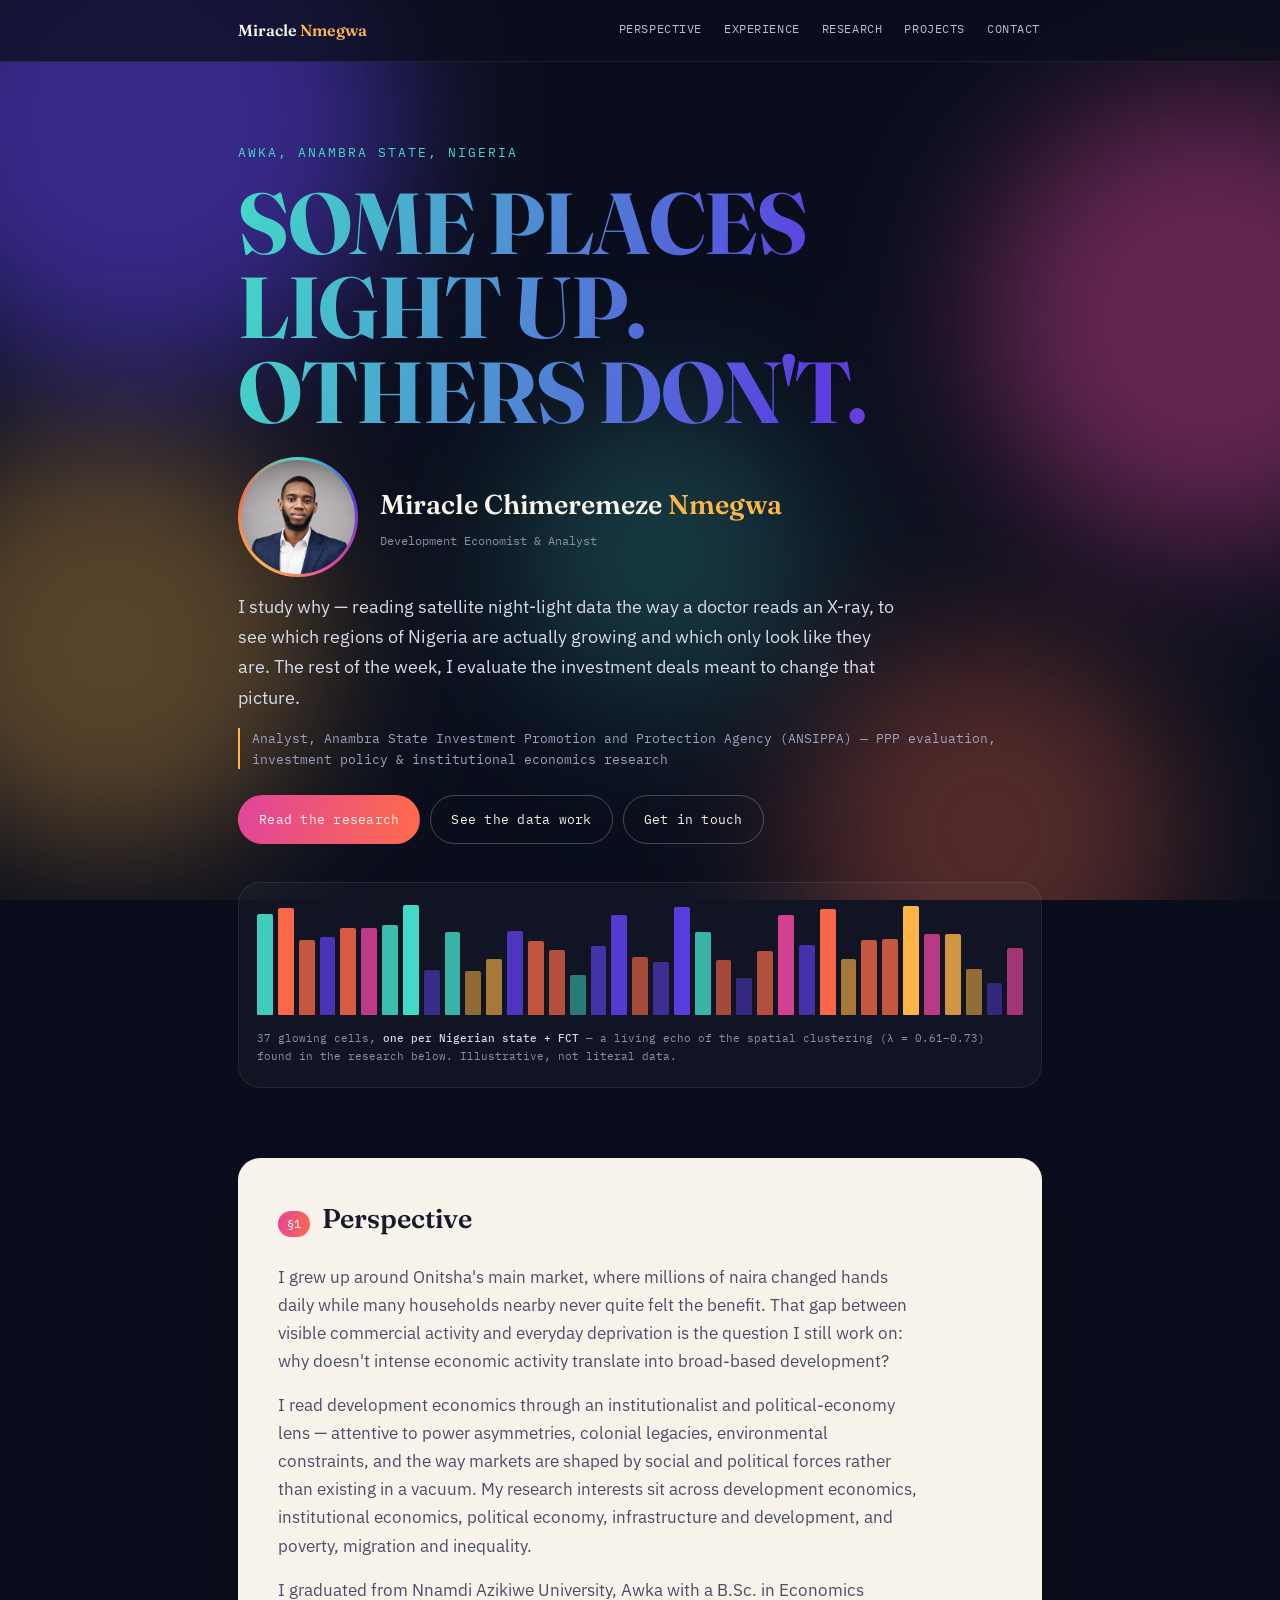
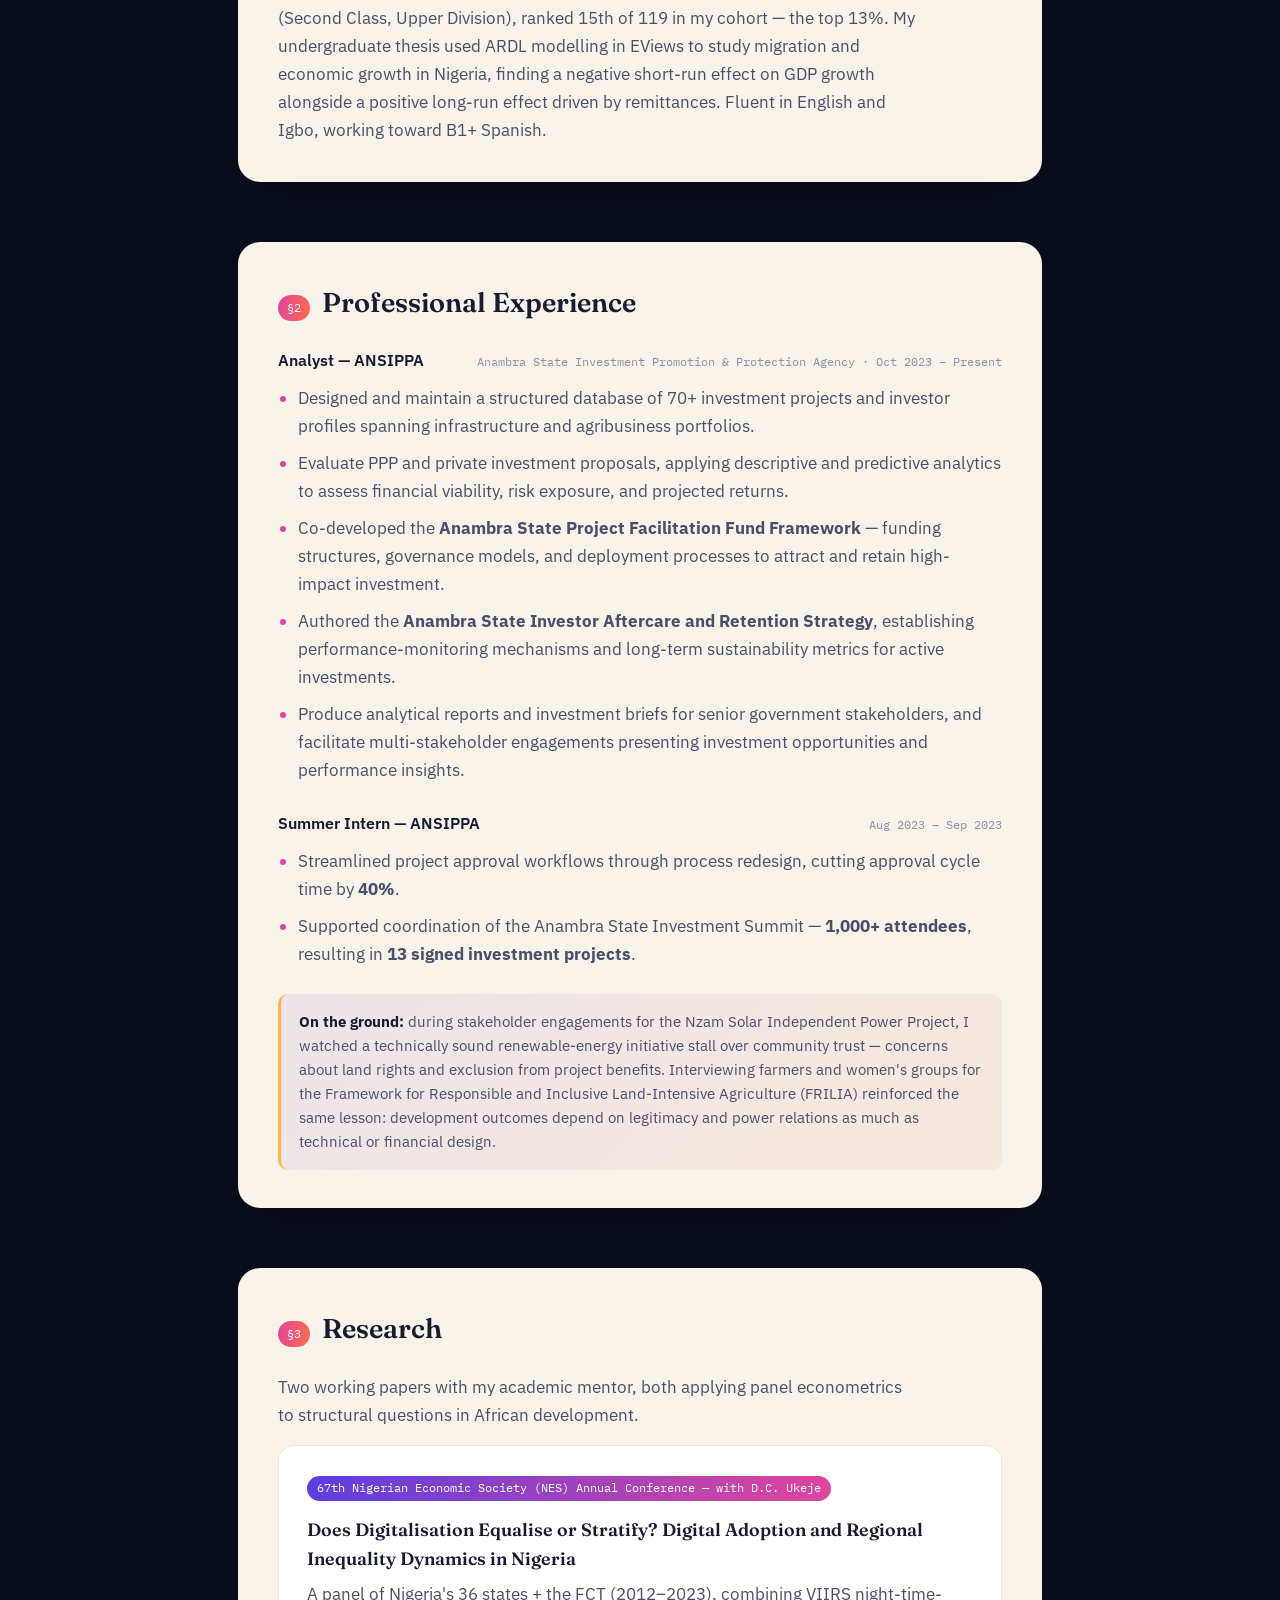
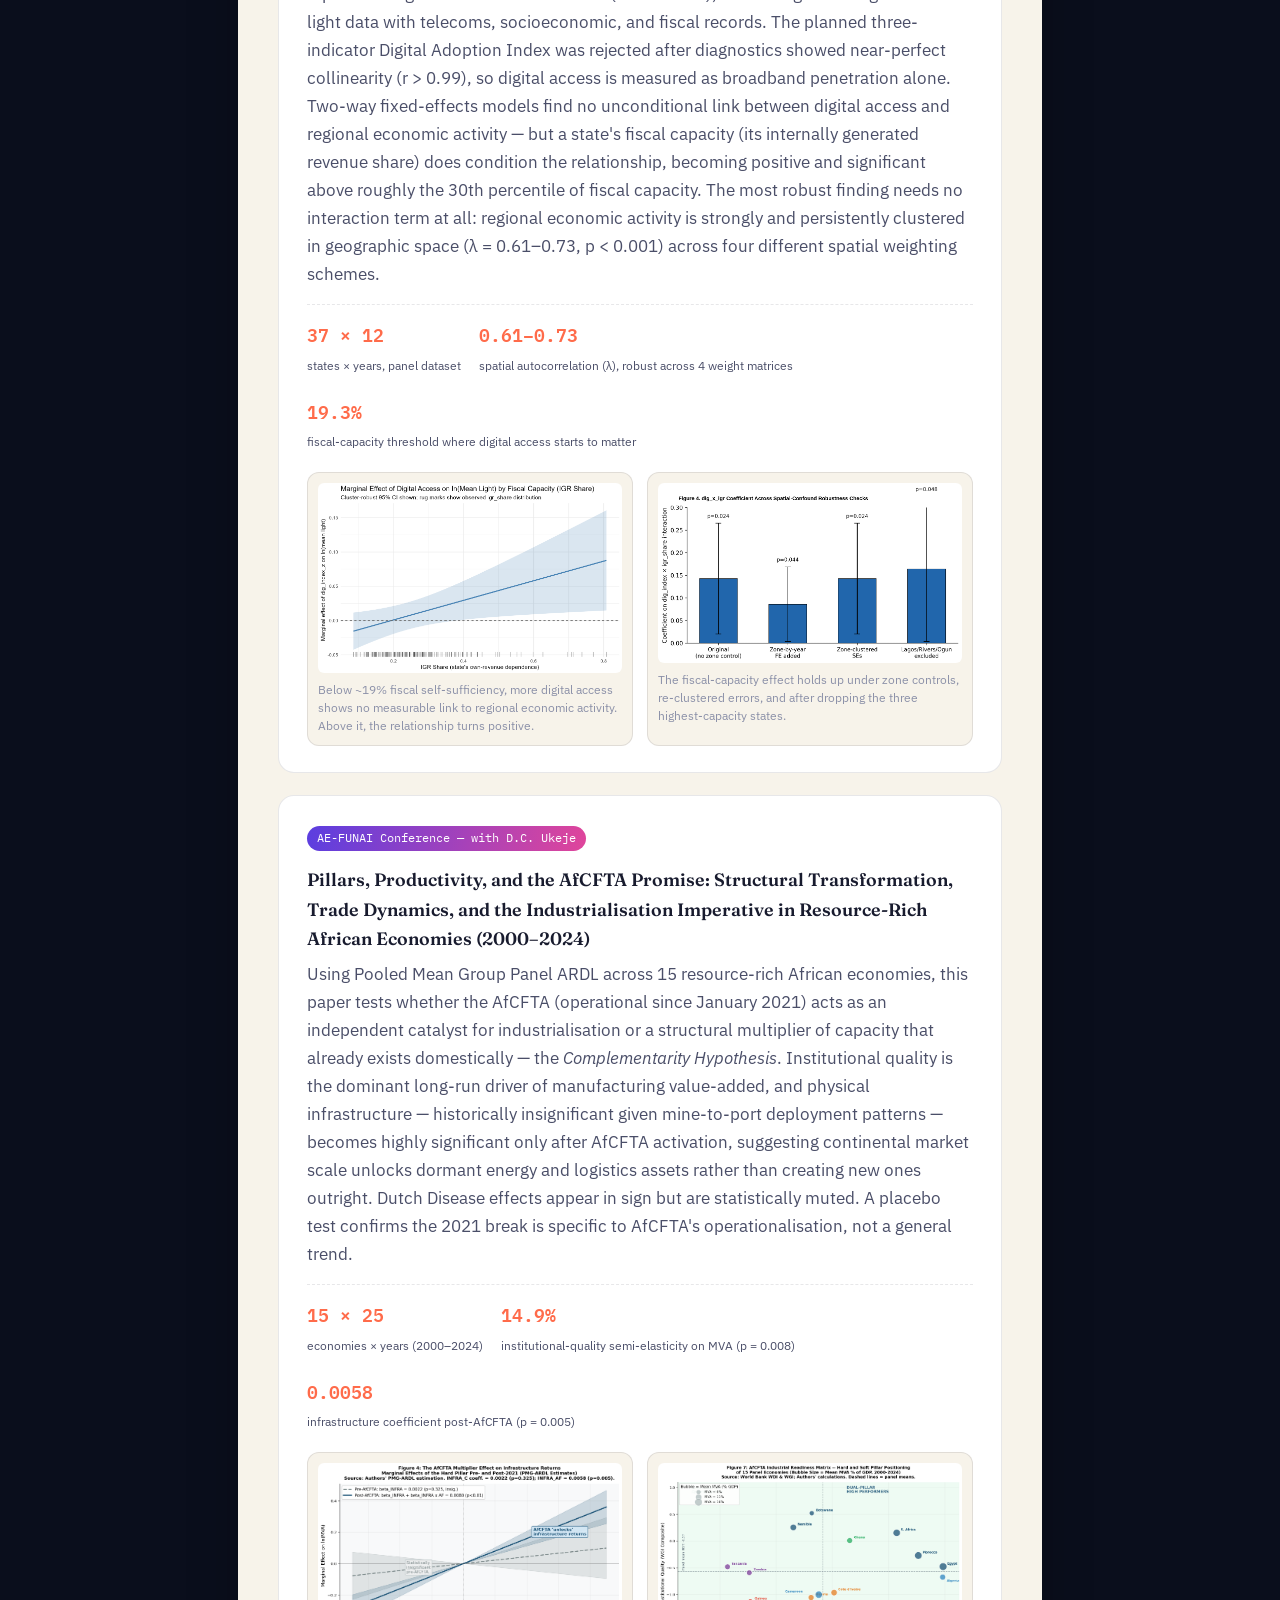
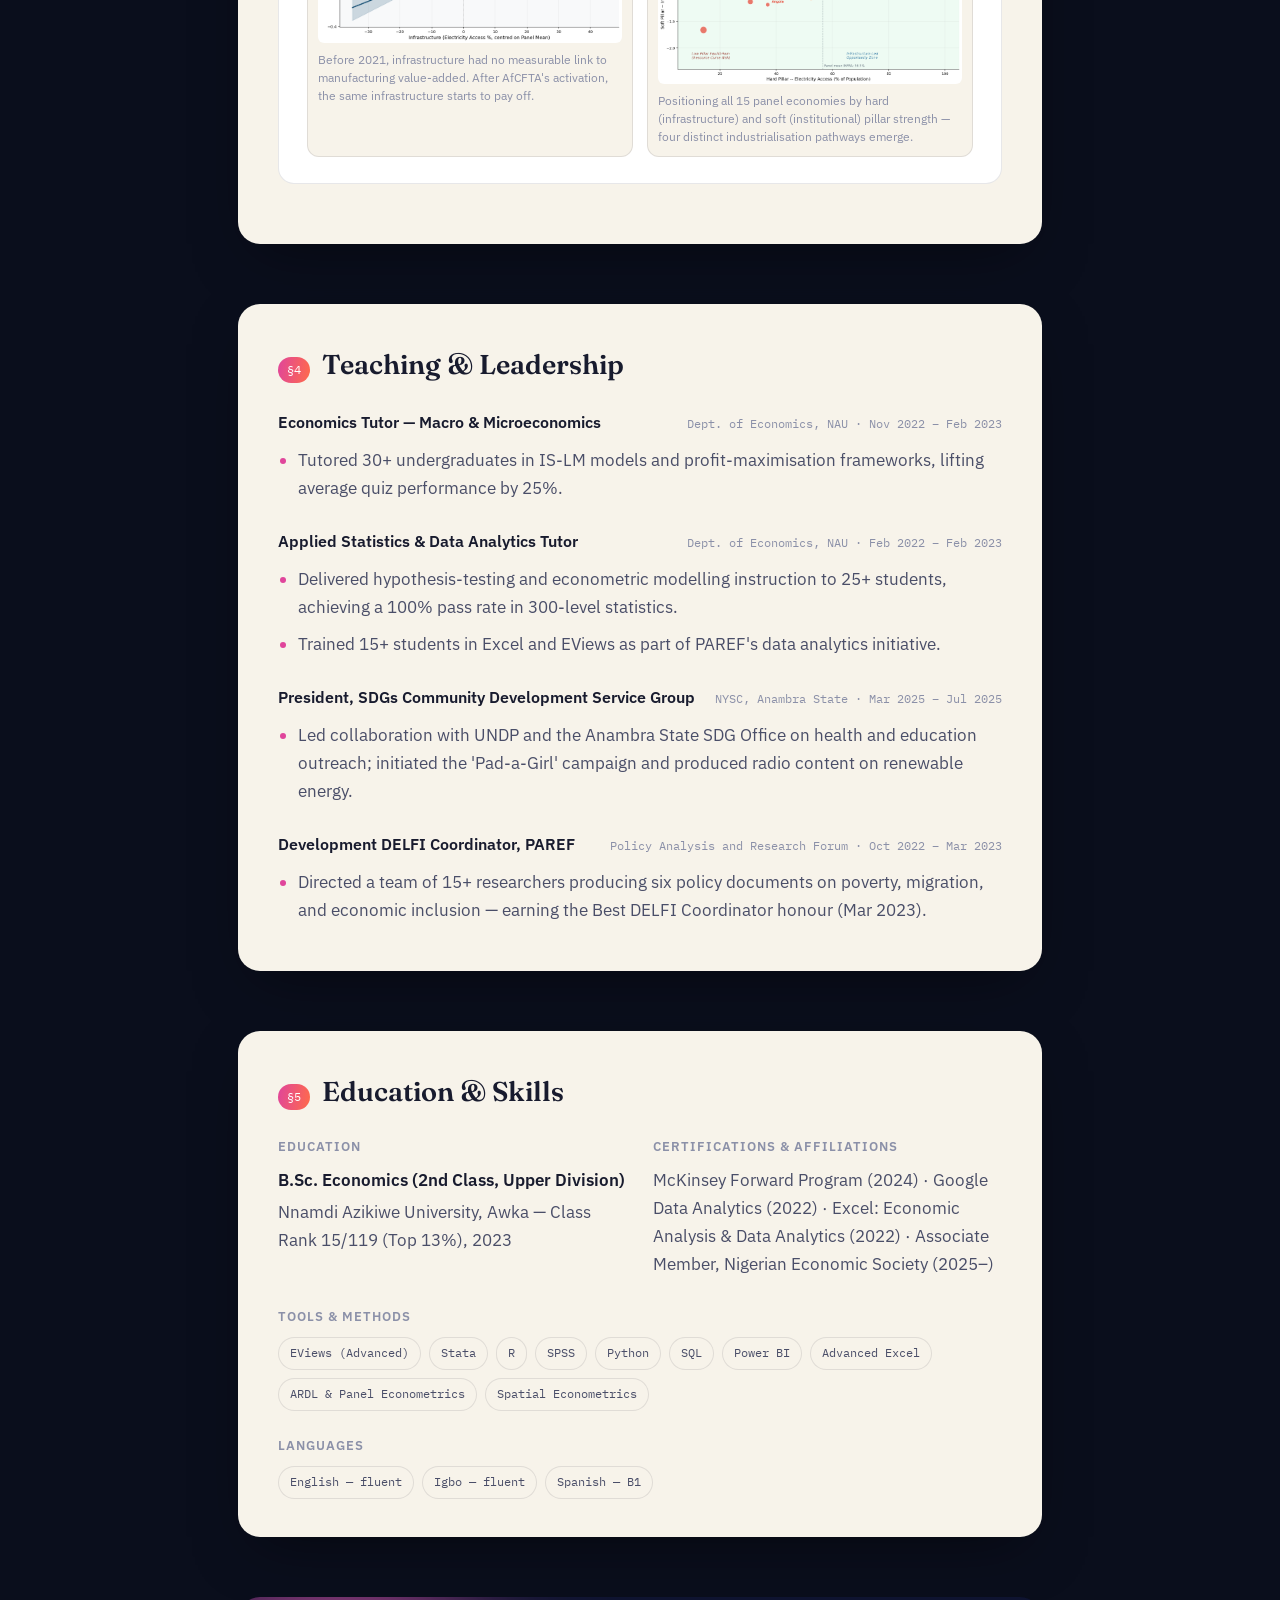
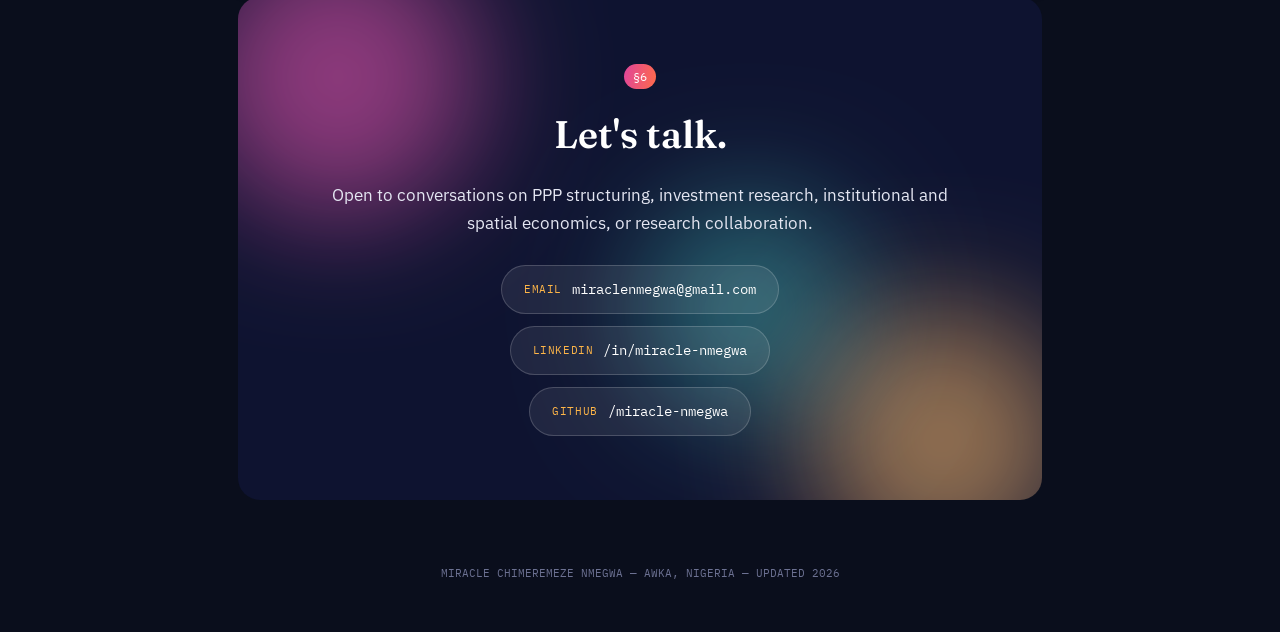
<file: index.html>
<!DOCTYPE html>
<html lang="en">
<head>
<meta charset="UTF-8">
<meta name="viewport" content="width=device-width, initial-scale=1.0">
<title>Miracle Chimeremeze Nmegwa — Development Economist</title>
<meta name="description" content="Development Economist &amp; Analyst — institutional economics, PPP evaluation, and spatial/panel econometric research in Nigeria and Sub-Saharan Africa.">
<link rel="preconnect" href="https://fonts.googleapis.com">
<link rel="preconnect" href="https://fonts.gstatic.com" crossorigin>
<link href="https://fonts.googleapis.com/css2?family=Fraunces:opsz,wght@9..144,300;9..144,500;9..144,600;9..144,700&family=IBM+Plex+Sans:wght@400;500;600&family=IBM+Plex+Mono:wght@400;500&display=swap" rel="stylesheet">
<link rel="stylesheet" href="assets/style.css">
</head>
<body>

<div class="bg-glow" aria-hidden="true">
  <div class="blob b1"></div>
  <div class="blob b2"></div>
  <div class="blob b3"></div>
  <div class="blob b4"></div>
  <div class="blob b5"></div>
</div>

<div class="page">

  <div class="topnav">
    <div class="wrap">
      <div class="brand">Miracle <span>Nmegwa</span></div>
      <nav>
        <a href="#perspective">Perspective</a>
        <a href="#experience">Experience</a>
        <a href="#research">Research</a>
        <a href="projects.html">Projects</a>
        <a href="#contact">Contact</a>
      </nav>
    </div>
  </div>

  <div class="wrap">

    <!-- HERO -->
    <section class="hero">
      <p class="eyebrow reveal">Awka, Anambra State, Nigeria</p>
      <h1 class="kinetic reveal">Some places<br>light up.<br>Others don't.</h1>
      <div class="hero-top reveal">
        <div class="avatar"><img src="assets/photo/headshot.jpg" alt="Miracle Chimeremeze Nmegwa"></div>
        <div>
          <p class="hero-name">Miracle Chimeremeze <span>Nmegwa</span></p>
          <p style="font-family:'IBM Plex Mono',monospace; font-size:12px; color:#8B90A8; margin:0;">Development Economist &amp; Analyst</p>
        </div>
      </div>
      <p class="tagline reveal">I study why — reading satellite night-light data the way a doctor reads an X-ray, to see which regions of Nigeria are actually growing and which only look like they are. The rest of the week, I evaluate the investment deals meant to change that picture.</p>
      <p class="role-line reveal">Analyst, Anambra State Investment Promotion and Protection Agency (ANSIPPA) — PPP evaluation, investment policy &amp; institutional economics research</p>

      <div class="cta-row reveal">
        <a class="btn primary" href="#research">Read the research</a>
        <a class="btn" href="projects.html">See the data work</a>
        <a class="btn" href="#contact">Get in touch</a>
      </div>

      <div class="nightmap reveal">
        <div id="grid-signature" class="grid-signature" aria-hidden="true"></div>
        <p class="grid-caption">37 glowing cells, <b>one per Nigerian state + FCT</b> — a living echo of the spatial clustering (λ = 0.61–0.73) found in the research below. Illustrative, not literal data.</p>
      </div>
    </section>

    <!-- PERSPECTIVE -->
    <section id="perspective" class="panel-section">
      <div class="panel reveal">
        <div class="sec-head"><span class="sec-code">§1</span><h2>Perspective</h2></div>
        <p class="lede">I grew up around Onitsha's main market, where millions of naira changed hands daily while many households nearby never quite felt the benefit. That gap between visible commercial activity and everyday deprivation is the question I still work on: why doesn't intense economic activity translate into broad-based development?</p>
        <p class="lede">I read development economics through an institutionalist and political-economy lens — attentive to power asymmetries, colonial legacies, environmental constraints, and the way markets are shaped by social and political forces rather than existing in a vacuum. My research interests sit across development economics, institutional economics, political economy, infrastructure and development, and poverty, migration and inequality.</p>
        <p class="lede" style="margin-bottom:0;">I graduated from Nnamdi Azikiwe University, Awka with a B.Sc. in Economics (Second Class, Upper Division), ranked 15th of 119 in my cohort — the top 13%. My undergraduate thesis used ARDL modelling in EViews to study migration and economic growth in Nigeria, finding a negative short-run effect on GDP growth alongside a positive long-run effect driven by remittances. Fluent in English and Igbo, working toward B1+ Spanish.</p>
      </div>
    </section>

    <!-- EXPERIENCE -->
    <section id="experience" class="panel-section">
      <div class="panel reveal">
        <div class="sec-head"><span class="sec-code">§2</span><h2>Professional Experience</h2></div>

        <div class="role">
          <div class="role-top">
            <span class="role-title">Analyst — ANSIPPA</span>
            <span class="role-meta">Anambra State Investment Promotion &amp; Protection Agency · Oct 2023 – Present</span>
          </div>
          <ul class="role-list">
            <li>Designed and maintain a structured database of 70+ investment projects and investor profiles spanning infrastructure and agribusiness portfolios.</li>
            <li>Evaluate PPP and private investment proposals, applying descriptive and predictive analytics to assess financial viability, risk exposure, and projected returns.</li>
            <li>Co-developed the <strong>Anambra State Project Facilitation Fund Framework</strong> — funding structures, governance models, and deployment processes to attract and retain high-impact investment.</li>
            <li>Authored the <strong>Anambra State Investor Aftercare and Retention Strategy</strong>, establishing performance-monitoring mechanisms and long-term sustainability metrics for active investments.</li>
            <li>Produce analytical reports and investment briefs for senior government stakeholders, and facilitate multi-stakeholder engagements presenting investment opportunities and performance insights.</li>
          </ul>
        </div>

        <div class="role">
          <div class="role-top">
            <span class="role-title">Summer Intern — ANSIPPA</span>
            <span class="role-meta">Aug 2023 – Sep 2023</span>
          </div>
          <ul class="role-list">
            <li>Streamlined project approval workflows through process redesign, cutting approval cycle time by <strong>40%</strong>.</li>
            <li>Supported coordination of the Anambra State Investment Summit — <strong>1,000+ attendees</strong>, resulting in <strong>13 signed investment projects</strong>.</li>
          </ul>
        </div>

        <div class="callout">
          <b>On the ground:</b> during stakeholder engagements for the Nzam Solar Independent Power Project, I watched a technically sound renewable-energy initiative stall over community trust — concerns about land rights and exclusion from project benefits. Interviewing farmers and women's groups for the Framework for Responsible and Inclusive Land-Intensive Agriculture (FRILIA) reinforced the same lesson: development outcomes depend on legitimacy and power relations as much as technical or financial design.
        </div>
      </div>
    </section>

    <!-- RESEARCH -->
    <section id="research" class="panel-section">
      <div class="panel reveal">
        <div class="sec-head"><span class="sec-code">§3</span><h2>Research</h2></div>
        <p class="lede">Two working papers with my academic mentor, both applying panel econometrics to structural questions in African development.</p>

        <div class="paper-block">
          <span class="paper-meta">67th Nigerian Economic Society (NES) Annual Conference — with D.C. Ukeje</span>
          <div class="paper-title">Does Digitalisation Equalise or Stratify? Digital Adoption and Regional Inequality Dynamics in Nigeria</div>
          <p style="color:var(--ink-soft); margin-bottom:0;">A panel of Nigeria's 36 states + the FCT (2012–2023), combining VIIRS night-time-light data with telecoms, socioeconomic, and fiscal records. The planned three-indicator Digital Adoption Index was rejected after diagnostics showed near-perfect collinearity (r &gt; 0.99), so digital access is measured as broadband penetration alone. Two-way fixed-effects models find no unconditional link between digital access and regional economic activity — but a state's fiscal capacity (its internally generated revenue share) does condition the relationship, becoming positive and significant above roughly the 30th percentile of fiscal capacity. The most robust finding needs no interaction term at all: regional economic activity is strongly and persistently clustered in geographic space (λ = 0.61–0.73, p &lt; 0.001) across four different spatial weighting schemes.</p>
          <div class="stat-row">
            <div class="stat"><b>37 × 12</b><span>states × years, panel dataset</span></div>
            <div class="stat"><b>0.61–0.73</b><span>spatial autocorrelation (λ), robust across 4 weight matrices</span></div>
            <div class="stat"><b>19.3%</b><span>fiscal-capacity threshold where digital access starts to matter</span></div>
          </div>
          <div class="paper-figs two">
            <div class="fig">
              <img src="assets/img/nes-marginal-effect.png" alt="Marginal effect of digital access on regional economic activity by fiscal capacity">
              <p class="fig-cap">Below ~19% fiscal self-sufficiency, more digital access shows no measurable link to regional economic activity. Above it, the relationship turns positive.</p>
            </div>
            <div class="fig">
              <img src="assets/img/nes-robustness.png" alt="Robustness of the digital access x fiscal capacity coefficient across four checks">
              <p class="fig-cap">The fiscal-capacity effect holds up under zone controls, re-clustered errors, and after dropping the three highest-capacity states.</p>
            </div>
          </div>
        </div>

        <div class="paper-block">
          <span class="paper-meta">AE-FUNAI Conference — with D.C. Ukeje</span>
          <div class="paper-title">Pillars, Productivity, and the AfCFTA Promise: Structural Transformation, Trade Dynamics, and the Industrialisation Imperative in Resource-Rich African Economies (2000–2024)</div>
          <p style="color:var(--ink-soft); margin-bottom:0;">Using Pooled Mean Group Panel ARDL across 15 resource-rich African economies, this paper tests whether the AfCFTA (operational since January 2021) acts as an independent catalyst for industrialisation or a structural multiplier of capacity that already exists domestically — the <em>Complementarity Hypothesis</em>. Institutional quality is the dominant long-run driver of manufacturing value-added, and physical infrastructure — historically insignificant given mine-to-port deployment patterns — becomes highly significant only after AfCFTA activation, suggesting continental market scale unlocks dormant energy and logistics assets rather than creating new ones outright. Dutch Disease effects appear in sign but are statistically muted. A placebo test confirms the 2021 break is specific to AfCFTA's operationalisation, not a general trend.</p>
          <div class="stat-row">
            <div class="stat"><b>15 × 25</b><span>economies × years (2000–2024)</span></div>
            <div class="stat"><b>14.9%</b><span>institutional-quality semi-elasticity on MVA (p = 0.008)</span></div>
            <div class="stat"><b>0.0058</b><span>infrastructure coefficient post-AfCFTA (p = 0.005)</span></div>
          </div>
          <div class="paper-figs two">
            <div class="fig">
              <img src="assets/img/afcfta-multiplier.png" alt="AfCFTA multiplier effect on infrastructure returns chart">
              <p class="fig-cap">Before 2021, infrastructure had no measurable link to manufacturing value-added. After AfCFTA's activation, the same infrastructure starts to pay off.</p>
            </div>
            <div class="fig">
              <img src="assets/img/afcfta-readiness-matrix.png" alt="AfCFTA Industrial Readiness Matrix positioning 15 economies">
              <p class="fig-cap">Positioning all 15 panel economies by hard (infrastructure) and soft (institutional) pillar strength — four distinct industrialisation pathways emerge.</p>
            </div>
          </div>
        </div>
      </div>
    </section>

    <!-- TEACHING & LEADERSHIP -->
    <section id="teaching" class="panel-section">
      <div class="panel reveal">
        <div class="sec-head"><span class="sec-code">§4</span><h2>Teaching &amp; Leadership</h2></div>
        <div class="role">
          <div class="role-top">
            <span class="role-title">Economics Tutor — Macro &amp; Microeconomics</span>
            <span class="role-meta">Dept. of Economics, NAU · Nov 2022 – Feb 2023</span>
          </div>
          <ul class="role-list">
            <li>Tutored 30+ undergraduates in IS-LM models and profit-maximisation frameworks, lifting average quiz performance by 25%.</li>
          </ul>
        </div>
        <div class="role">
          <div class="role-top">
            <span class="role-title">Applied Statistics &amp; Data Analytics Tutor</span>
            <span class="role-meta">Dept. of Economics, NAU · Feb 2022 – Feb 2023</span>
          </div>
          <ul class="role-list">
            <li>Delivered hypothesis-testing and econometric modelling instruction to 25+ students, achieving a 100% pass rate in 300-level statistics.</li>
            <li>Trained 15+ students in Excel and EViews as part of PAREF's data analytics initiative.</li>
          </ul>
        </div>
        <div class="role">
          <div class="role-top">
            <span class="role-title">President, SDGs Community Development Service Group</span>
            <span class="role-meta">NYSC, Anambra State · Mar 2025 – Jul 2025</span>
          </div>
          <ul class="role-list">
            <li>Led collaboration with UNDP and the Anambra State SDG Office on health and education outreach; initiated the 'Pad-a-Girl' campaign and produced radio content on renewable energy.</li>
          </ul>
        </div>
        <div class="role">
          <div class="role-top">
            <span class="role-title">Development DELFI Coordinator, PAREF</span>
            <span class="role-meta">Policy Analysis and Research Forum · Oct 2022 – Mar 2023</span>
          </div>
          <ul class="role-list">
            <li>Directed a team of 15+ researchers producing six policy documents on poverty, migration, and economic inclusion — earning the Best DELFI Coordinator honour (Mar 2023).</li>
          </ul>
        </div>
      </div>
    </section>

    <!-- EDUCATION & SKILLS -->
    <section id="skills" class="panel-section">
      <div class="panel reveal">
        <div class="sec-head"><span class="sec-code">§5</span><h2>Education &amp; Skills</h2></div>
        <div class="cols2">
          <div>
            <h3 class="mini">Education</h3>
            <p style="margin-bottom:4px; font-weight:600;">B.Sc. Economics (2nd Class, Upper Division)</p>
            <p class="lede" style="margin-bottom:0;">Nnamdi Azikiwe University, Awka — Class Rank 15/119 (Top 13%), 2023</p>
          </div>
          <div>
            <h3 class="mini">Certifications &amp; Affiliations</h3>
            <p class="lede" style="margin-bottom:0;">McKinsey Forward Program (2024) · Google Data Analytics (2022) · Excel: Economic Analysis &amp; Data Analytics (2022) · Associate Member, Nigerian Economic Society (2025–)</p>
          </div>
        </div>
        <div style="margin-top:28px;">
          <h3 class="mini">Tools &amp; Methods</h3>
          <div class="tag-row">
            <span class="tag">EViews (Advanced)</span>
            <span class="tag">Stata</span>
            <span class="tag">R</span>
            <span class="tag">SPSS</span>
            <span class="tag">Python</span>
            <span class="tag">SQL</span>
            <span class="tag">Power BI</span>
            <span class="tag">Advanced Excel</span>
            <span class="tag">ARDL &amp; Panel Econometrics</span>
            <span class="tag">Spatial Econometrics</span>
          </div>
        </div>
        <div style="margin-top:24px;">
          <h3 class="mini">Languages</h3>
          <div class="tag-row">
            <span class="tag">English — fluent</span>
            <span class="tag">Igbo — fluent</span>
            <span class="tag">Spanish — B1</span>
          </div>
        </div>
      </div>
    </section>

    <!-- CONTACT: brightest cluster -->
    <section id="contact" class="panel-section">
      <div class="contact-panel reveal">
        <div class="cblob c1"></div>
        <div class="cblob c2"></div>
        <div class="cblob c3"></div>
        <div class="contact-inner">
          <div class="sec-code" style="margin-bottom:14px; display:inline-block;">§6</div>
          <h2>Let's talk.</h2>
          <p class="lede">Open to conversations on PPP structuring, investment research, institutional and spatial economics, or research collaboration.</p>
          <div class="contact-links">
            <a href="mailto:miraclenmegwa@gmail.com"><span class="label">Email</span> miraclenmegwa@gmail.com</a>
            <a href="https://www.linkedin.com/in/miracle-nmegwa" target="_blank" rel="noopener"><span class="label">LinkedIn</span> /in/miracle-nmegwa</a>
            <a href="https://github.com/miracle-nmegwa" target="_blank" rel="noopener"><span class="label">GitHub</span> /miracle-nmegwa</a>
          </div>
        </div>
      </div>
    </section>

    <footer>
      <p>MIRACLE CHIMEREMEZE NMEGWA — AWKA, NIGERIA — UPDATED 2026</p>
    </footer>

  </div>
</div>

<script>
  (function(){
    var grid = document.getElementById('grid-signature');
    var n = 37;
    var seed = 42;
    function rand(){ seed = (seed * 9301 + 49297) % 233280; return seed / 233280; }
    var colors = ['#5B3EE0', '#E0459B', '#FFB648', '#FF6B4A', '#43D9C8'];
    for(var i=0;i<n;i++){
      var cell = document.createElement('div');
      cell.className = 'cell';
      var r = rand();
      var heightPct = 28 + r*72;
      var colorIdx = Math.floor(rand()*colors.length);
      var opacity = 0.45 + r*0.55;
      cell.style.background = colors[colorIdx];
      cell.style.height = heightPct + '%';
      cell.style.setProperty('--target-op', opacity.toFixed(2));
      cell.style.animationDelay = (i * 16) + 'ms, ' + (i * 90) + 'ms';
      grid.appendChild(cell);
    }
  })();
</script>
<script src="assets/reveal.js"></script>

</body>
</html>
</file>
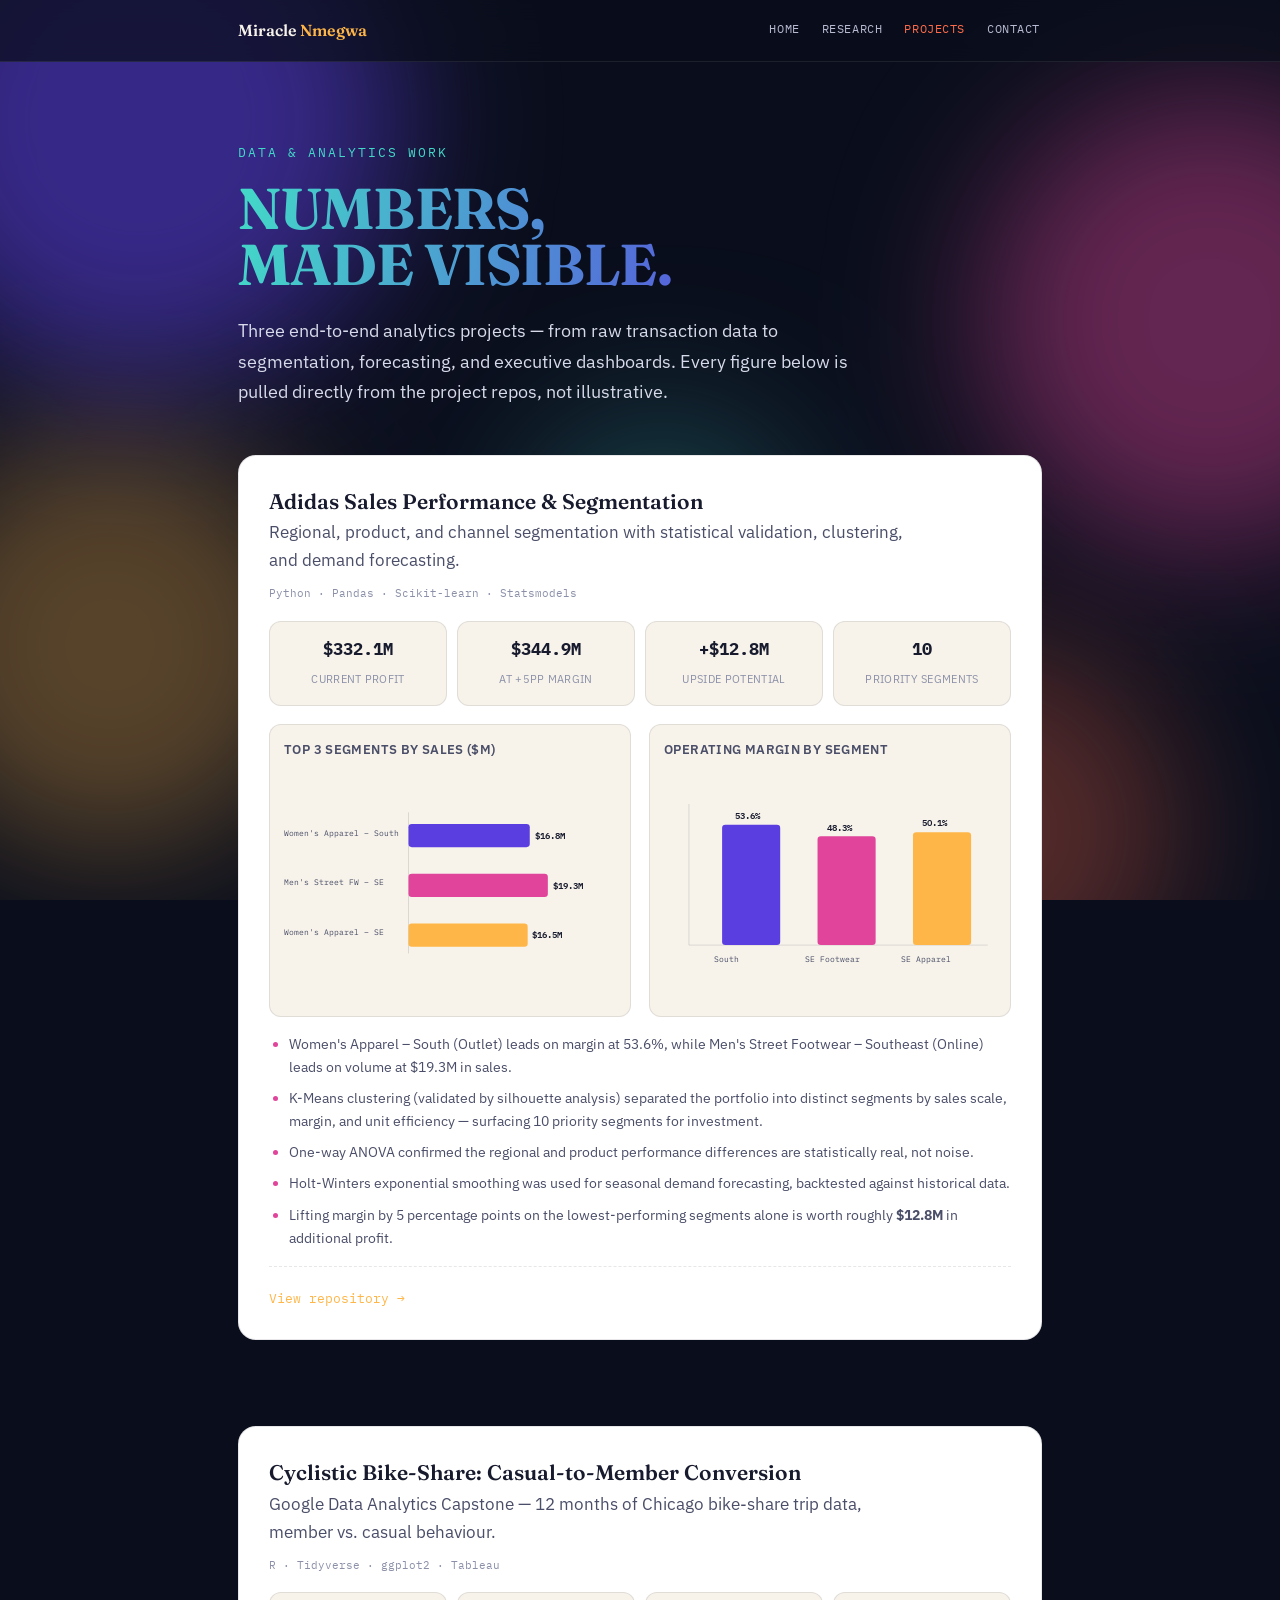
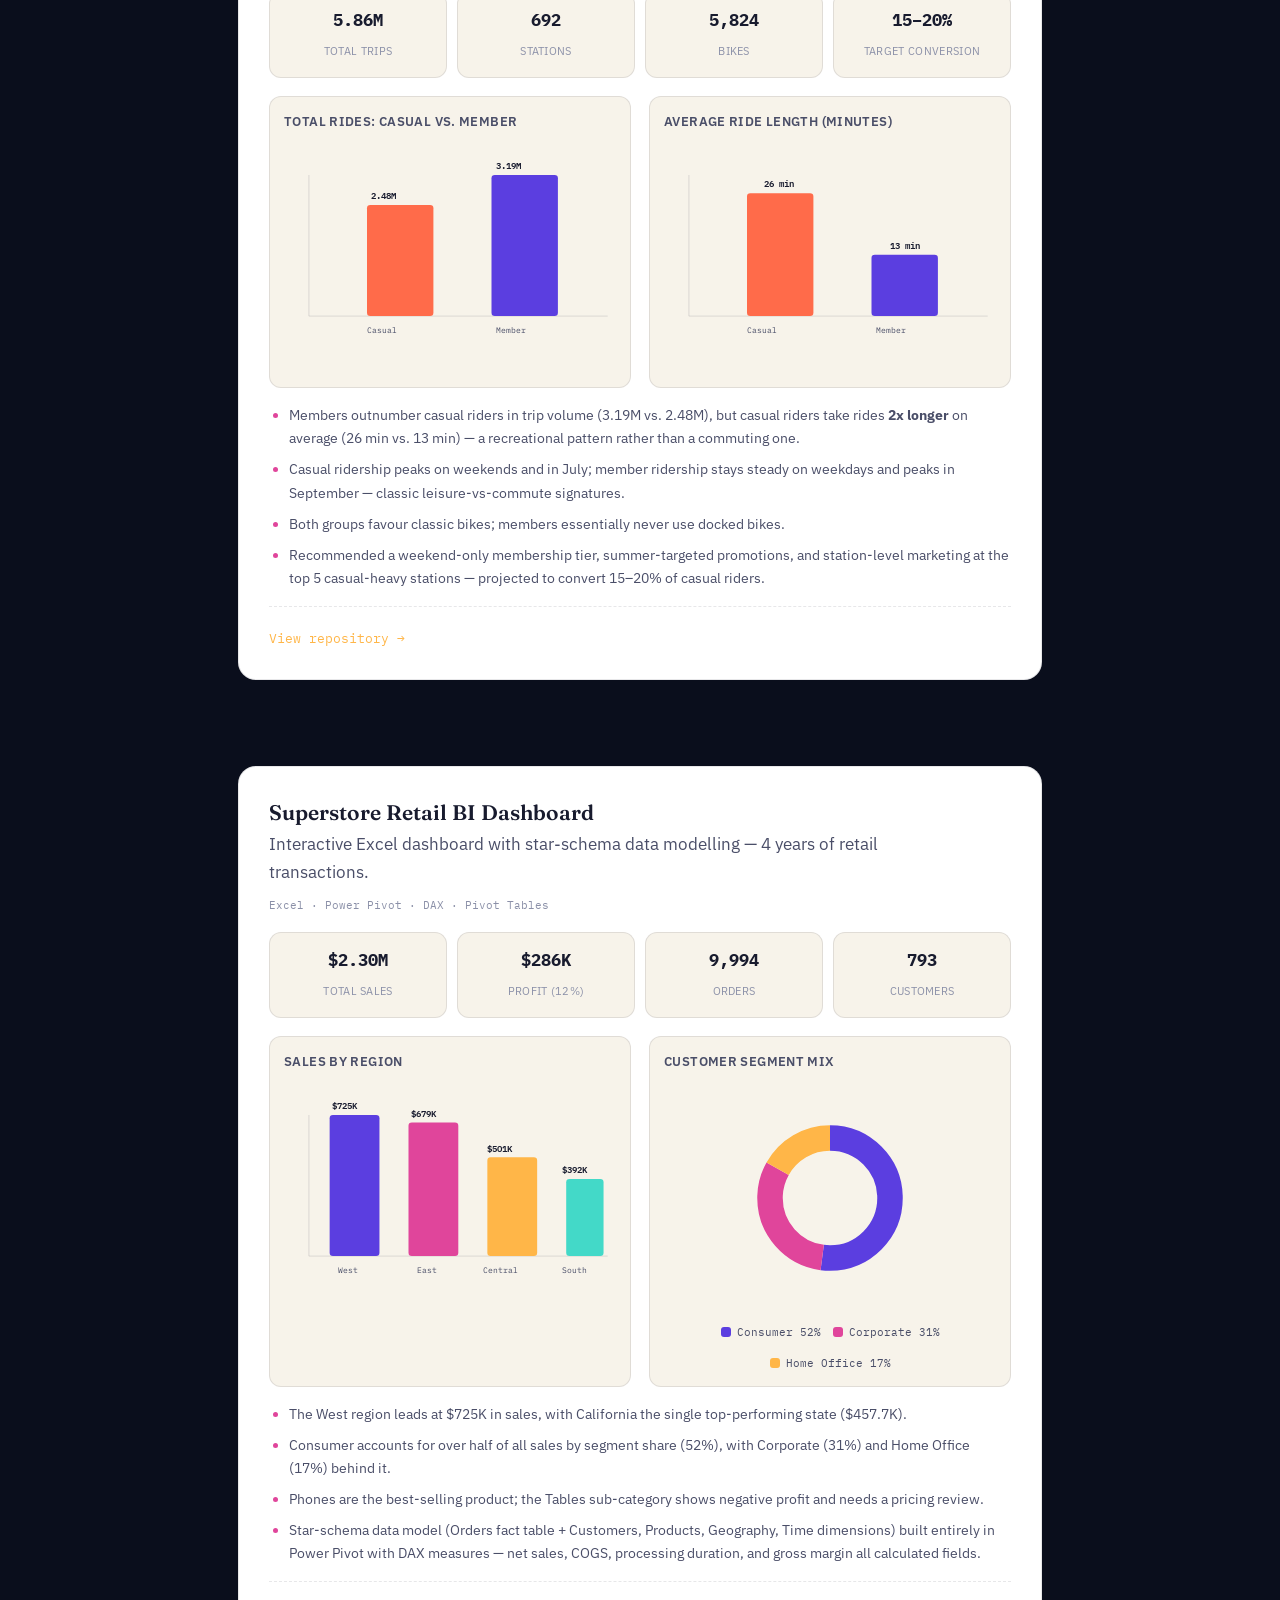
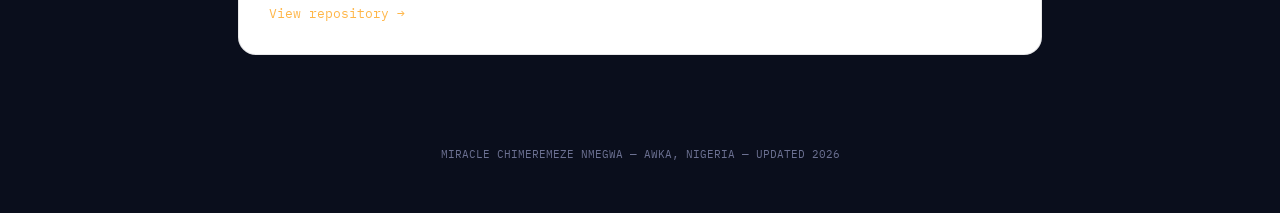
<file: projects.html>
<!DOCTYPE html>
<html lang="en">
<head>
<meta charset="UTF-8">
<meta name="viewport" content="width=device-width, initial-scale=1.0">
<title>Data & Analytics Work — Miracle Chimeremeze Nmegwa</title>
<meta name="description" content="Applied data analytics projects: Adidas sales segmentation, Cyclistic bike-share conversion analysis, and a Superstore retail BI dashboard.">
<link rel="preconnect" href="https://fonts.googleapis.com">
<link rel="preconnect" href="https://fonts.gstatic.com" crossorigin>
<link href="https://fonts.googleapis.com/css2?family=Fraunces:opsz,wght@9..144,300;9..144,500;9..144,600;9..144,700&family=IBM+Plex+Sans:wght@400;500;600&family=IBM+Plex+Mono:wght@400;500&display=swap" rel="stylesheet">
<link rel="stylesheet" href="assets/style.css">
</head>
<body>

<div class="bg-glow" aria-hidden="true">
  <div class="blob b1"></div>
  <div class="blob b2"></div>
  <div class="blob b3"></div>
  <div class="blob b4"></div>
  <div class="blob b5"></div>
</div>

<div class="page">

  <div class="topnav">
    <div class="wrap">
      <div class="brand">Miracle <span>Nmegwa</span></div>
      <nav>
        <a href="index.html">Home</a>
        <a href="index.html#research">Research</a>
        <a href="projects.html" class="active">Projects</a>
        <a href="index.html#contact">Contact</a>
      </nav>
    </div>
  </div>

  <div class="wrap">

    <section class="hero" style="padding-bottom:10px;">
      <p class="eyebrow reveal">Data &amp; Analytics Work</p>
      <h1 class="kinetic reveal" style="font-size:clamp(2rem, 8vw, 3.6rem);">Numbers,<br>made visible.</h1>
      <p class="tagline reveal">Three end-to-end analytics projects — from raw transaction data to segmentation, forecasting, and executive dashboards. Every figure below is pulled directly from the project repos, not illustrative.</p>
    </section>

    <!-- ADIDAS -->
    <section id="adidas" class="panel-section">
      <div class="dash-card reveal">
        <div class="dash-head">
          <div>
            <div class="dash-title">Adidas Sales Performance &amp; Segmentation</div>
            <p class="lede" style="margin-bottom:0;">Regional, product, and channel segmentation with statistical validation, clustering, and demand forecasting.</p>
          </div>
          <span class="dash-source">Python · Pandas · Scikit-learn · Statsmodels</span>
        </div>

        <div class="kpi-row">
          <div class="kpi"><b>$332.1M</b><span>Current Profit</span></div>
          <div class="kpi"><b>$344.9M</b><span>At +5pp Margin</span></div>
          <div class="kpi"><b>+$12.8M</b><span>Upside Potential</span></div>
          <div class="kpi"><b>10</b><span>Priority Segments</span></div>
        </div>

        <div class="chart-grid two">
          <div class="chart-box">
            <h4>Top 3 Segments by Sales ($M)</h4>
            <div class="canvas-wrap">
              <svg class="svg-chart" viewBox="0 0 400 200" preserveAspectRatio="xMidYMid meet">
                <line class="axis-line" x1="150" y1="10" x2="150" y2="180"/>
                <text class="bar-label" x="0" y="38">Women's Apparel – South</text>
                <rect x="150" y="24" width="146.1" height="28" fill="#5B3EE0" rx="4"/>
                <text class="val-label" x="302" y="42">$16.8M</text>
                <text class="bar-label" x="0" y="98">Men's Street FW – SE</text>
                <rect x="150" y="84" width="167.9" height="28" fill="#E0459B" rx="4"/>
                <text class="val-label" x="324" y="102">$19.3M</text>
                <text class="bar-label" x="0" y="158">Women's Apparel – SE</text>
                <rect x="150" y="144" width="143.6" height="28" fill="#FFB648" rx="4"/>
                <text class="val-label" x="299" y="162">$16.5M</text>
              </svg>
            </div>
          </div>
          <div class="chart-box">
            <h4>Operating Margin by Segment</h4>
            <div class="canvas-wrap">
              <svg class="svg-chart" viewBox="0 0 400 220" preserveAspectRatio="xMidYMid meet">
                <line class="axis-line" x1="30" y1="10" x2="30" y2="180"/>
                <line class="axis-line" x1="30" y1="180" x2="390" y2="180"/>
                <rect x="70" y="35" width="70" height="145" fill="#5B3EE0" rx="4"/>
                <text class="val-label" x="85" y="28">53.6%</text>
                <text class="bar-label" x="60" y="200">South</text>
                <rect x="185" y="49" width="70" height="131" fill="#E0459B" rx="4"/>
                <text class="val-label" x="196" y="42">48.3%</text>
                <text class="bar-label" x="170" y="200">SE Footwear</text>
                <rect x="300" y="44" width="70" height="136" fill="#FFB648" rx="4"/>
                <text class="val-label" x="311" y="37">50.1%</text>
                <text class="bar-label" x="285" y="200">SE Apparel</text>
              </svg>
            </div>
          </div>
        </div>

        <ul class="insight-list">
          <li>Women's Apparel – South (Outlet) leads on margin at 53.6%, while Men's Street Footwear – Southeast (Online) leads on volume at $19.3M in sales.</li>
          <li>K-Means clustering (validated by silhouette analysis) separated the portfolio into distinct segments by sales scale, margin, and unit efficiency — surfacing 10 priority segments for investment.</li>
          <li>One-way ANOVA confirmed the regional and product performance differences are statistically real, not noise.</li>
          <li>Holt-Winters exponential smoothing was used for seasonal demand forecasting, backtested against historical data.</li>
          <li>Lifting margin by 5 percentage points on the lowest-performing segments alone is worth roughly <strong>$12.8M</strong> in additional profit.</li>
        </ul>

        <div class="tools-row">
          <a href="https://github.com/miracle-nmegwa/adidas-sales-analysis" target="_blank" rel="noopener" style="font-family:'IBM Plex Mono',monospace; font-size:13px;">View repository →</a>
        </div>
      </div>
    </section>

    <!-- CYCLISTIC -->
    <section id="cyclistic" class="panel-section">
      <div class="dash-card reveal">
        <div class="dash-head">
          <div>
            <div class="dash-title">Cyclistic Bike-Share: Casual-to-Member Conversion</div>
            <p class="lede" style="margin-bottom:0;">Google Data Analytics Capstone — 12 months of Chicago bike-share trip data, member vs. casual behaviour.</p>
          </div>
          <span class="dash-source">R · Tidyverse · ggplot2 · Tableau</span>
        </div>

        <div class="kpi-row">
          <div class="kpi"><b>5.86M</b><span>Total Trips</span></div>
          <div class="kpi"><b>692</b><span>Stations</span></div>
          <div class="kpi"><b>5,824</b><span>Bikes</span></div>
          <div class="kpi"><b>15–20%</b><span>Target Conversion</span></div>
        </div>

        <div class="chart-grid two">
          <div class="chart-box">
            <h4>Total Rides: Casual vs. Member</h4>
            <div class="canvas-wrap">
              <svg class="svg-chart" viewBox="0 0 400 220" preserveAspectRatio="xMidYMid meet">
                <line class="axis-line" x1="30" y1="10" x2="30" y2="180"/>
                <line class="axis-line" x1="30" y1="180" x2="390" y2="180"/>
                <rect x="100" y="46" width="80" height="134" fill="#FF6B4A" rx="4"/>
                <text class="val-label" x="105" y="39">2.48M</text>
                <text class="bar-label" x="100" y="200">Casual</text>
                <rect x="250" y="10" width="80" height="170" fill="#5B3EE0" rx="4"/>
                <text class="val-label" x="255" y="3">3.19M</text>
                <text class="bar-label" x="255" y="200">Member</text>
              </svg>
            </div>
          </div>
          <div class="chart-box">
            <h4>Average Ride Length (minutes)</h4>
            <div class="canvas-wrap">
              <svg class="svg-chart" viewBox="0 0 400 220" preserveAspectRatio="xMidYMid meet">
                <line class="axis-line" x1="30" y1="10" x2="30" y2="180"/>
                <line class="axis-line" x1="30" y1="180" x2="390" y2="180"/>
                <rect x="100" y="32" width="80" height="148" fill="#FF6B4A" rx="4"/>
                <text class="val-label" x="120" y="25">26 min</text>
                <text class="bar-label" x="100" y="200">Casual</text>
                <rect x="250" y="106" width="80" height="74" fill="#5B3EE0" rx="4"/>
                <text class="val-label" x="272" y="99">13 min</text>
                <text class="bar-label" x="255" y="200">Member</text>
              </svg>
            </div>
          </div>
        </div>

        <ul class="insight-list">
          <li>Members outnumber casual riders in trip volume (3.19M vs. 2.48M), but casual riders take rides <strong>2x longer</strong> on average (26 min vs. 13 min) — a recreational pattern rather than a commuting one.</li>
          <li>Casual ridership peaks on weekends and in July; member ridership stays steady on weekdays and peaks in September — classic leisure-vs-commute signatures.</li>
          <li>Both groups favour classic bikes; members essentially never use docked bikes.</li>
          <li>Recommended a weekend-only membership tier, summer-targeted promotions, and station-level marketing at the top 5 casual-heavy stations — projected to convert 15–20% of casual riders.</li>
        </ul>

        <div class="tools-row">
          <a href="https://github.com/miracle-nmegwa/cyclistic-bike-share-analysis" target="_blank" rel="noopener" style="font-family:'IBM Plex Mono',monospace; font-size:13px;">View repository →</a>
        </div>
      </div>
    </section>

    <!-- SUPERSTORE -->
    <section id="superstore" class="panel-section">
      <div class="dash-card reveal">
        <div class="dash-head">
          <div>
            <div class="dash-title">Superstore Retail BI Dashboard</div>
            <p class="lede" style="margin-bottom:0;">Interactive Excel dashboard with star-schema data modelling — 4 years of retail transactions.</p>
          </div>
          <span class="dash-source">Excel · Power Pivot · DAX · Pivot Tables</span>
        </div>

        <div class="kpi-row">
          <div class="kpi"><b>$2.30M</b><span>Total Sales</span></div>
          <div class="kpi"><b>$286K</b><span>Profit (12%)</span></div>
          <div class="kpi"><b>9,994</b><span>Orders</span></div>
          <div class="kpi"><b>793</b><span>Customers</span></div>
        </div>

        <div class="chart-grid two">
          <div class="chart-box">
            <h4>Sales by Region</h4>
            <div class="canvas-wrap">
              <svg class="svg-chart" viewBox="0 0 400 220" preserveAspectRatio="xMidYMid meet">
                <line class="axis-line" x1="30" y1="10" x2="30" y2="180"/>
                <line class="axis-line" x1="30" y1="180" x2="390" y2="180"/>
                <rect x="55" y="10" width="60" height="170" fill="#5B3EE0" rx="4"/>
                <text class="val-label" x="58" y="3">$725K</text>
                <text class="bar-label" x="65" y="200">West</text>
                <rect x="150" y="19" width="60" height="161" fill="#E0459B" rx="4"/>
                <text class="val-label" x="153" y="12">$679K</text>
                <text class="bar-label" x="160" y="200">East</text>
                <rect x="245" y="61" width="60" height="119" fill="#FFB648" rx="4"/>
                <text class="val-label" x="245" y="54">$501K</text>
                <text class="bar-label" x="240" y="200">Central</text>
                <rect x="340" y="87" width="45" height="93" fill="#43D9C8" rx="4"/>
                <text class="val-label" x="335" y="80">$392K</text>
                <text class="bar-label" x="335" y="200">South</text>
              </svg>
            </div>
          </div>
          <div class="chart-box">
            <h4>Customer Segment Mix</h4>
            <div class="canvas-wrap" style="display:flex; align-items:center; justify-content:center;">
              <svg viewBox="0 0 200 200" style="width:150px; height:150px;">
                <circle cx="100" cy="100" r="80" fill="none" stroke="#F7F3EA" stroke-width="34"/>
                <circle cx="100" cy="100" r="80" fill="none" stroke="#5B3EE0" stroke-width="34"
                  stroke-dasharray="261.4 502.65" stroke-dashoffset="0" transform="rotate(-90 100 100)"/>
                <circle cx="100" cy="100" r="80" fill="none" stroke="#E0459B" stroke-width="34"
                  stroke-dasharray="155.8 502.65" stroke-dashoffset="-261.4" transform="rotate(-90 100 100)"/>
                <circle cx="100" cy="100" r="80" fill="none" stroke="#FFB648" stroke-width="34"
                  stroke-dasharray="85.5 502.65" stroke-dashoffset="-417.2" transform="rotate(-90 100 100)"/>
              </svg>
            </div>
            <div class="legend-row">
              <div class="legend-item"><span class="legend-swatch" style="background:#5B3EE0;"></span>Consumer 52%</div>
              <div class="legend-item"><span class="legend-swatch" style="background:#E0459B;"></span>Corporate 31%</div>
              <div class="legend-item"><span class="legend-swatch" style="background:#FFB648;"></span>Home Office 17%</div>
            </div>
          </div>
        </div>

        <ul class="insight-list">
          <li>The West region leads at $725K in sales, with California the single top-performing state ($457.7K).</li>
          <li>Consumer accounts for over half of all sales by segment share (52%), with Corporate (31%) and Home Office (17%) behind it.</li>
          <li>Phones are the best-selling product; the Tables sub-category shows negative profit and needs a pricing review.</li>
          <li>Star-schema data model (Orders fact table + Customers, Products, Geography, Time dimensions) built entirely in Power Pivot with DAX measures — net sales, COGS, processing duration, and gross margin all calculated fields.</li>
        </ul>

        <div class="tools-row">
          <a href="https://github.com/miracle-nmegwa/superstore-sales-analysis" target="_blank" rel="noopener" style="font-family:'IBM Plex Mono',monospace; font-size:13px;">View repository →</a>
        </div>
      </div>
    </section>

    <footer>
      <p>MIRACLE CHIMEREMEZE NMEGWA — AWKA, NIGERIA — UPDATED 2026</p>
    </footer>

  </div>
</div>

<script src="assets/reveal.js"></script>

</body>
</html>
</file>
<file: assets/style.css>
:root{
  --bg:#0A0E1C;
  --bg2:#0E1330;
  --cream:#F7F3EA;
  --cream-dim:#EFEADD;
  --ink:#181B2E;
  --ink-soft:#4A4E68;
  --muted:#8B90A8;
  --line: rgba(20,20,40,0.10);

  --indigo:#5B3EE0;
  --magenta:#E0459B;
  --amber:#FFB648;
  --coral:#FF6B4A;
  --cyan:#43D9C8;

  --maxw: 860px;
  --radius: 22px;
}
*{box-sizing:border-box;}
html{scroll-behavior:smooth;}
@media (prefers-reduced-motion: reduce){
  html{scroll-behavior:auto;}
  *{animation-duration:0.01ms !important; animation-iteration-count:1 !important; transition-duration:0.01ms !important;}
}
body{
  margin:0;
  background:var(--bg);
  color:var(--ink);
  font-family:'IBM Plex Sans', sans-serif;
  font-size:17px;
  line-height:1.65;
  -webkit-font-smoothing:antialiased;
  overflow-x:hidden;
}
a{color:var(--amber); text-decoration:none;}
a:hover{color:var(--coral);}
::selection{background:var(--magenta); color:#fff;}
img{max-width:100%;}

/* ---------- BACKGROUND GLOW LAYER ---------- */
.bg-glow{position:fixed; inset:0; z-index:0; overflow:hidden; pointer-events:none;}
.blob{position:absolute; border-radius:50%; filter:blur(70px); mix-blend-mode:screen; will-change:transform;}
.blob.b1{width:520px; height:520px; background:var(--indigo); opacity:0.55; top:-140px; left:-120px; animation:drift1 24s ease-in-out infinite;}
.blob.b2{width:460px; height:460px; background:var(--magenta); opacity:0.42; top:10%; right:-160px; animation:drift2 30s ease-in-out infinite;}
.blob.b3{width:420px; height:420px; background:var(--amber); opacity:0.32; bottom:5%; left:-100px; animation:drift3 26s ease-in-out infinite;}
.blob.b4{width:380px; height:380px; background:var(--coral); opacity:0.30; bottom:-120px; right:8%; animation:drift1 34s ease-in-out infinite reverse;}
.blob.b5{width:300px; height:300px; background:var(--cyan); opacity:0.22; top:45%; left:40%; animation:drift2 22s ease-in-out infinite;}
@keyframes drift1{ 0%,100%{transform:translate(0,0) scale(1);} 50%{transform:translate(40px,50px) scale(1.12);} }
@keyframes drift2{ 0%,100%{transform:translate(0,0) scale(1);} 50%{transform:translate(-50px,30px) scale(0.9);} }
@keyframes drift3{ 0%,100%{transform:translate(0,0) scale(1);} 50%{transform:translate(35px,-35px) scale(1.08);} }
@media (max-width:640px){
  .blob{filter:blur(50px);}
  .blob.b1{width:320px; height:320px;}
  .blob.b2{width:280px; height:280px;}
  .blob.b3{width:260px; height:260px;}
  .blob.b4{width:230px; height:230px;}
  .blob.b5{width:180px; height:180px;}
}

.page{position:relative; z-index:1;}
.wrap{max-width:var(--maxw); margin:0 auto; padding:0 20px;}
@media (min-width:640px){ .wrap{padding:0 28px;} }

/* ---------- NAV ---------- */
.topnav{
  position:sticky; top:0; z-index:50;
  background:rgba(10,14,28,0.72);
  backdrop-filter:blur(10px);
  border-bottom:1px solid rgba(255,255,255,0.08);
}
.topnav .wrap{
  display:flex; align-items:center; justify-content:space-between;
  gap:14px; padding-top:14px; padding-bottom:14px;
}
.topnav .brand{
  font-family:'Fraunces', serif; font-weight:600; font-size:1rem; color:#F7F3EA;
  white-space:nowrap;
}
.topnav .brand span{color:var(--amber);}
.topnav nav{
  display:flex; gap:18px; overflow-x:auto; -webkit-overflow-scrolling:touch;
  scrollbar-width:none; padding-bottom:2px;
}
.topnav nav::-webkit-scrollbar{display:none;}
.topnav nav a{
  font-family:'IBM Plex Mono', monospace; font-size:11.5px; letter-spacing:0.05em;
  text-transform:uppercase; color:#B7BAD0; white-space:nowrap; flex-shrink:0;
  padding:6px 2px;
}
.topnav nav a:hover, .topnav nav a.active{color:var(--coral);}

/* ---------- HERO ---------- */
.hero{padding:56px 0 20px; position:relative;}
@media (min-width:640px){ .hero{padding:80px 0 30px;} }
.eyebrow{
  font-family:'IBM Plex Mono', monospace; font-size:11.5px; letter-spacing:0.16em;
  text-transform:uppercase; color:var(--cyan); margin:0 0 18px;
}
@media (min-width:640px){ .eyebrow{font-size:12.5px;} }

h1.kinetic{
  font-family:'Fraunces', serif; font-weight:700; font-size:clamp(2.3rem, 10vw, 5.4rem);
  line-height:0.98; letter-spacing:-0.015em; margin:0 0 22px;
  background:linear-gradient(100deg, var(--cyan), var(--indigo) 25%, var(--magenta) 50%, var(--amber) 75%, var(--coral) 100%);
  background-size:300% 100%;
  -webkit-background-clip:text; background-clip:text; color:transparent;
  animation:shimmer 10s ease-in-out infinite;
  text-transform:uppercase;
}
@keyframes shimmer{ 0%{background-position:0% 50%;} 50%{background-position:100% 50%;} 100%{background-position:0% 50%;} }

.hero-name{
  font-family:'Fraunces', serif; font-weight:600; font-size:clamp(1.3rem, 3.4vw, 1.7rem);
  color:#F7F3EA; margin:0 0 4px;
}
.hero-name span{color:var(--amber);}

.hero-top{display:flex; gap:22px; align-items:center; flex-wrap:wrap; margin-bottom:8px;}
.avatar{
  width:96px; height:96px; border-radius:50%; flex-shrink:0; overflow:hidden;
  padding:3px;
  background:conic-gradient(from 0deg, var(--cyan), var(--indigo), var(--magenta), var(--amber), var(--coral), var(--cyan));
  animation:spin 8s linear infinite;
}
@media (min-width:640px){ .avatar{width:120px; height:120px;} }
.avatar img{width:100%; height:100%; object-fit:cover; border-radius:50%; display:block; background:#0A0E1C;}
@keyframes spin{ to{ transform:rotate(360deg);} }

.tagline{font-size:1.05rem; color:#D7DAEA; max-width:60ch; margin:14px 0 8px;}
@media (min-width:640px){ .tagline{font-size:1.15rem;} }
.role-line{
  font-family:'IBM Plex Mono', monospace; font-size:12.5px; color:#9DA3C0;
  margin:16px 0 26px; border-left:2px solid var(--amber); padding-left:12px;
}

.cta-row{display:flex; flex-wrap:wrap; gap:10px; margin-top:22px;}
.btn{
  font-family:'IBM Plex Mono', monospace; font-size:12.5px; letter-spacing:0.02em;
  padding:13px 20px; border-radius:100px; border:1px solid rgba(255,255,255,0.25); color:#F7F3EA;
  transition:transform 0.15s ease, background 0.15s ease, border-color 0.15s ease;
  min-height:44px; display:inline-flex; align-items:center;
}
.btn:hover{transform:translateY(-2px); border-color:var(--amber); color:#fff;}
.btn.primary{
  background:linear-gradient(100deg, var(--magenta), var(--coral));
  border-color:transparent;
}
.btn.primary:hover{background:linear-gradient(100deg, var(--amber), var(--coral)); color:#0A0E1C;}

/* ---------- LIVE NIGHT-LIGHTS VISUAL ---------- */
.nightmap{
  margin:38px 0 10px; padding:22px 18px;
  background:rgba(255,255,255,0.03); border:1px solid rgba(255,255,255,0.08);
  border-radius:var(--radius);
}
.grid-signature{
  display:flex; align-items:flex-end; gap:4px; width:100%; height:88px;
}
@media (min-width:640px){ .grid-signature{height:110px; gap:5px;} }
.grid-signature .cell{
  border-radius:2px 2px 1px 1px; opacity:0; transform:translateY(6px); flex:1;
  animation:cellIn 0.6s ease forwards, pulse 3.4s ease-in-out infinite;
}
@keyframes cellIn{ to{opacity:var(--target-op,1); transform:translateY(0);} }
@keyframes pulse{ 0%,100%{filter:brightness(1);} 50%{filter:brightness(1.35);} }
.grid-caption{font-family:'IBM Plex Mono', monospace; font-size:11px; color:#8B90A8; margin-top:14px; margin-bottom:0;}
.grid-caption b{color:#D7DAEA; font-weight:500;}

/* ---------- REVEAL ---------- */
.reveal{opacity:0; transform:translateY(22px); transition:opacity 0.7s ease, transform 0.7s ease;}
.reveal.is-visible{opacity:1; transform:translateY(0);}

/* ---------- PANELS (content cards floating on dark canvas) ---------- */
.panel-section{padding:22px 0;}
@media (min-width:640px){ .panel-section{padding:30px 0;} }
.panel{
  background:var(--cream); border-radius:var(--radius);
  padding:28px 22px; box-shadow:0 20px 60px -20px rgba(0,0,0,0.5);
}
@media (min-width:640px){ .panel{padding:38px 40px;} }

.sec-head{display:flex; align-items:baseline; gap:12px; margin-bottom:22px; flex-wrap:wrap;}
.sec-code{
  font-family:'IBM Plex Mono', monospace; font-size:12px; color:#fff; white-space:nowrap;
  background:linear-gradient(100deg, var(--magenta), var(--coral)); padding:3px 9px; border-radius:100px;
}
h2{font-family:'Fraunces', serif; font-weight:600; font-size:1.5rem; margin:0; color:var(--ink);}
@media (min-width:640px){ h2{font-size:1.7rem;} }
p{margin:0 0 16px;}
.lede{color:var(--ink-soft); max-width:64ch;}

/* EXPERIENCE */
.role{margin-bottom:26px;}
.role:last-child{margin-bottom:0;}
.role-top{display:flex; justify-content:space-between; align-items:baseline; flex-wrap:wrap; gap:8px; margin-bottom:10px;}
.role-title{font-weight:600; font-size:1.02rem; color:var(--ink);}
.role-meta{font-family:'IBM Plex Mono', monospace; font-size:11.5px; color:var(--muted);}
ul.role-list{margin:0; padding-left:20px;}
ul.role-list li{margin-bottom:9px; color:var(--ink-soft);}
ul.role-list li::marker{color:var(--magenta);}
.callout{
  background:linear-gradient(135deg, rgba(91,62,224,0.08), rgba(255,107,74,0.08));
  border-left:3px solid var(--amber); border-radius:10px;
  padding:16px 18px; margin-top:14px; color:var(--ink-soft); font-size:14.5px;
}
.callout b{color:var(--ink);}

/* RESEARCH */
.paper-block{
  background:#fff; border:1px solid var(--line); border-radius:16px;
  padding:22px 20px; margin-bottom:22px;
}
@media (min-width:640px){ .paper-block{padding:26px 28px;} }
.paper-title{font-family:'Fraunces', serif; font-weight:600; font-size:1.12rem; color:var(--ink); margin-bottom:6px;}
.paper-meta{
  font-family:'IBM Plex Mono', monospace; font-size:11.5px; color:#fff; margin-bottom:14px; display:inline-block;
  background:linear-gradient(100deg, var(--indigo), var(--magenta)); padding:3px 10px; border-radius:100px;
}
.paper-figs{display:grid; grid-template-columns:1fr; gap:14px; margin-top:18px;}
@media (min-width:640px){ .paper-figs.two{grid-template-columns:1fr 1fr;} }
.fig{background:var(--cream); border:1px solid var(--line); border-radius:12px; padding:10px;}
.fig img{width:100%; height:auto; display:block; border-radius:6px;}
.fig-cap{font-size:12px; color:var(--muted); margin-top:8px; margin-bottom:0; line-height:1.5;}
.stat-row{display:flex; flex-wrap:wrap; gap:18px; margin:16px 0 4px; padding-top:14px; border-top:1px dashed var(--line);}
.stat{min-width:110px;}
.stat b{display:block; font-family:'IBM Plex Mono', monospace; font-size:1.15rem; color:var(--coral); font-weight:600;}
.stat span{font-size:11.5px; color:var(--ink-soft);}

/* PROJECTS LIST */
.proj-grid{display:grid; grid-template-columns:1fr; gap:14px;}
.proj-card{
  display:block; background:#fff; border:1px solid var(--line); border-radius:14px;
  padding:18px 20px; transition:transform 0.15s ease, box-shadow 0.15s ease;
}
.proj-card:hover{transform:translateY(-3px); box-shadow:0 14px 30px -14px rgba(224,69,155,0.35);}
.proj-name{font-family:'IBM Plex Mono', monospace; font-size:13.5px; font-weight:600; color:var(--ink); margin-bottom:6px;}
.proj-name .arrow{color:var(--coral); margin-left:6px;}
.proj-desc{font-size:14px; color:var(--ink-soft); margin:0;}

/* EDUCATION/SKILLS */
.cols2{display:grid; grid-template-columns:1fr; gap:26px;}
@media (min-width:600px){ .cols2{grid-template-columns:1fr 1fr;} }
.tag-row{display:flex; flex-wrap:wrap; gap:8px; margin-top:6px;}
.tag{
  font-family:'IBM Plex Mono', monospace; font-size:11.5px; padding:6px 11px;
  background:var(--cream); border:1px solid var(--line); border-radius:100px; color:var(--ink-soft);
}
h3.mini{font-family:'IBM Plex Sans', sans-serif; font-size:12.5px; text-transform:uppercase; letter-spacing:0.08em; color:var(--muted); margin:0 0 10px; font-weight:600;}

/* ---------- CONTACT: THE BRIGHTEST CLUSTER ---------- */
.contact-panel{
  position:relative; overflow:hidden; border-radius:var(--radius);
  background:var(--bg2);
  padding:40px 22px;
  text-align:center;
}
@media (min-width:640px){ .contact-panel{padding:64px 40px;} }
.contact-panel .cblob{position:absolute; border-radius:50%; filter:blur(60px); mix-blend-mode:screen;}
.contact-panel .cblob.c1{width:280px; height:280px; background:var(--magenta); opacity:0.6; top:-60px; left:-40px; animation:drift1 14s ease-in-out infinite;}
.contact-panel .cblob.c2{width:260px; height:260px; background:var(--amber); opacity:0.55; bottom:-70px; right:-30px; animation:drift2 16s ease-in-out infinite;}
.contact-panel .cblob.c3{width:220px; height:220px; background:var(--cyan); opacity:0.4; top:40%; left:50%; animation:drift3 18s ease-in-out infinite;}
.contact-inner{position:relative; z-index:2;}
.contact-panel h2{
  color:#fff; font-size:clamp(1.6rem, 5vw, 2.4rem); margin-bottom:14px;
}
.contact-panel .lede{color:#E4E6F2; margin:0 auto 28px; }
.contact-links{display:flex; flex-direction:column; gap:12px; align-items:center;}
.contact-links a{
  font-family:'IBM Plex Mono', monospace; font-size:14px; color:#fff;
  background:rgba(255,255,255,0.08); border:1px solid rgba(255,255,255,0.18);
  padding:12px 22px; border-radius:100px; display:inline-flex; align-items:center; gap:10px;
  transition:background 0.15s ease, border-color 0.15s ease;
}
.contact-links a:hover{background:rgba(255,255,255,0.16); border-color:var(--amber); color:#fff;}
.contact-links .label{color:var(--amber); font-size:10.5px; text-transform:uppercase; letter-spacing:0.05em;}

footer{padding:34px 0 50px; text-align:center;}
footer p{font-family:'IBM Plex Mono', monospace; font-size:11px; color:#6C7192; margin:0;}

/* ---------- DASHBOARD (projects.html) ---------- */
.dash-card{
  background:#fff; border:1px solid var(--line); border-radius:18px;
  padding:22px 20px; margin-bottom:26px;
}
@media (min-width:640px){ .dash-card{padding:28px 30px;} }
.dash-head{display:flex; justify-content:space-between; align-items:flex-start; flex-wrap:wrap; gap:10px; margin-bottom:6px;}
.dash-title{font-family:'Fraunces', serif; font-weight:600; font-size:1.2rem; color:var(--ink);}
@media (min-width:640px){ .dash-title{font-size:1.32rem;} }
.dash-source{font-family:'IBM Plex Mono', monospace; font-size:11px; color:var(--muted);}
.kpi-row{display:grid; grid-template-columns:repeat(2,1fr); gap:10px; margin:18px 0;}
@media (min-width:600px){ .kpi-row{grid-template-columns:repeat(4,1fr);} }
.kpi{background:var(--cream); border:1px solid var(--line); border-radius:12px; padding:14px 10px; text-align:center;}
.kpi b{display:block; font-family:'IBM Plex Mono', monospace; font-size:1.05rem; color:var(--ink);}
.kpi span{font-size:10.5px; color:var(--muted); text-transform:uppercase; letter-spacing:0.03em;}
.chart-grid{display:grid; grid-template-columns:1fr; gap:18px; margin-top:16px;}
@media (min-width:680px){ .chart-grid.two{grid-template-columns:1fr 1fr;} }
.chart-box{background:var(--cream); border:1px solid var(--line); border-radius:12px; padding:14px;}
.chart-box h4{margin:0 0 12px; font-size:12.5px; font-weight:600; color:var(--ink-soft); text-transform:uppercase; letter-spacing:0.03em;}
.chart-box .canvas-wrap{position:relative; height:210px;}
@media (min-width:640px){ .chart-box .canvas-wrap{height:230px;} }
.insight-list{margin:16px 0 0; padding-left:20px;}
.insight-list li{color:var(--ink-soft); margin-bottom:8px; font-size:14px;}
.insight-list li::marker{color:var(--magenta);}
.tools-row{margin-top:16px; padding-top:16px; border-top:1px dashed var(--line);}
.legend-row{display:flex; flex-wrap:wrap; gap:12px; justify-content:center; margin-top:10px;}
.legend-item{display:flex; align-items:center; gap:6px; font-family:'IBM Plex Mono', monospace; font-size:11px; color:var(--ink-soft);}
.legend-swatch{width:10px; height:10px; border-radius:3px; display:inline-block;}
.svg-chart{width:100%; height:100%; overflow:visible;}
.svg-chart .bar-label{font-family:'IBM Plex Mono', monospace; font-size:10px; fill:var(--ink-soft);}
.svg-chart .val-label{font-family:'IBM Plex Mono', monospace; font-size:10.5px; fill:var(--ink); font-weight:600;}
.svg-chart .axis-line{stroke:rgba(20,20,40,0.15); stroke-width:1;}
</file>
